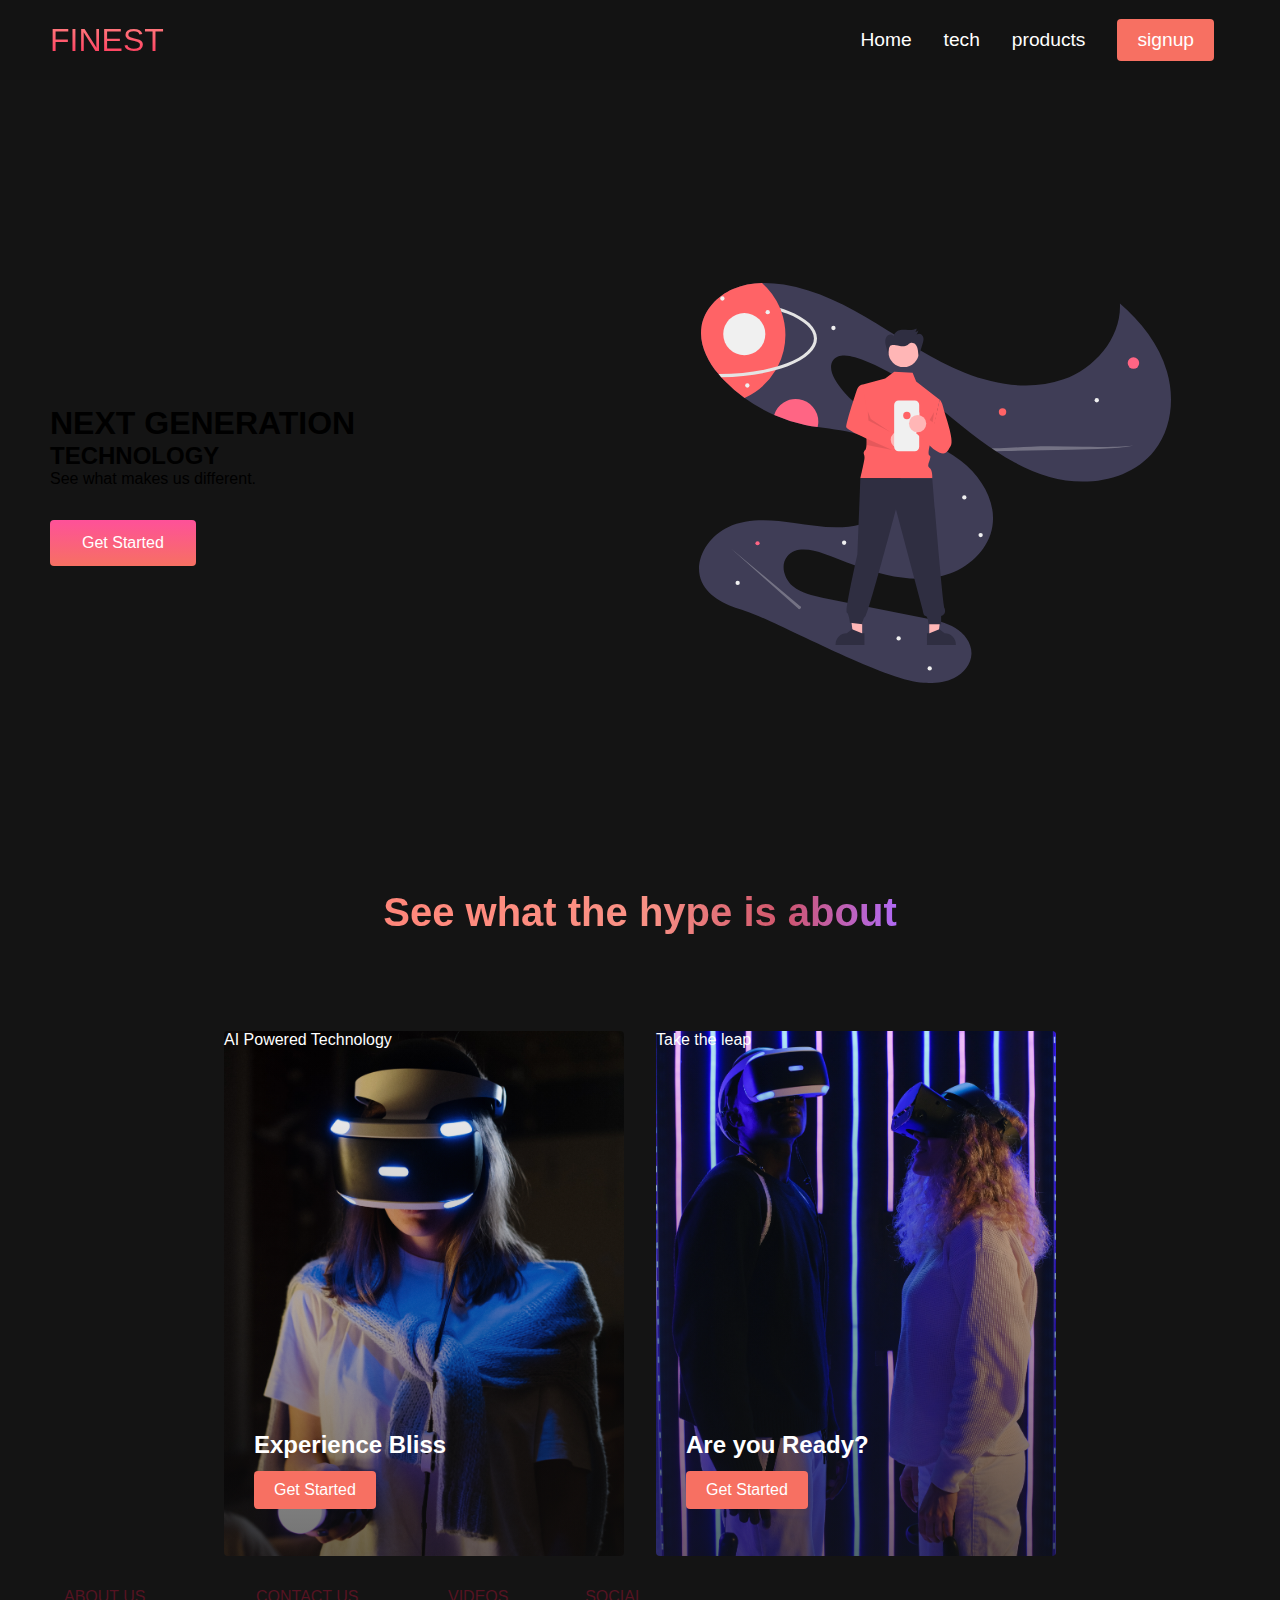
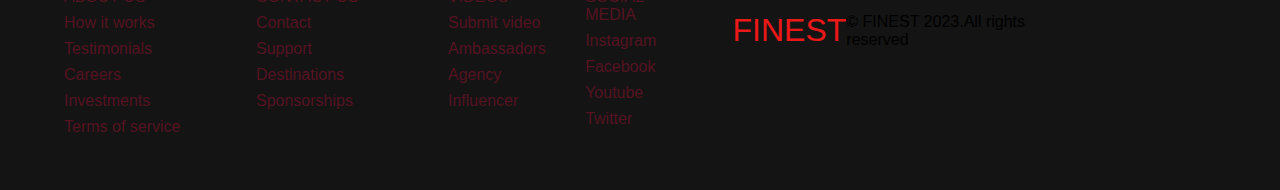
<file: index.html>
<!DOCTYPE html>
<html lang="en">
<head>
    <meta charset="UTF-8">
    <meta http-equiv="X-UA-Compatible" content="IE=edge">
    <meta name="viewport" content="width=device-width, initial-scale=1.0">
    <title>Website Design</title>
    <link rel="stylesheet" href="styles.css">
</head>
<body>
<nav class="navbar">
    <div class="navbar__container">
        <a href="/" id="navbar__logo">
            <i class="fas fa gem"></i>FINEST</a>
        <div class="navbar__toggle" id="mobile-menu">
            <span class="bar"></span>
            <span class="bar"></span>
            <span class="bar"></span>
        </div>
        <ul class="navbar__menu">
            <li class="navbar__item">
                <a href="/" class="navbar__links">
                    Home
                </a>
        </li>
        <li class="navbar__item">
            <a href="/tech.html" class="navbar__links">
                tech
            </a>
    </li>
    <li class="navbar__item">
        <a href="/products.html" class="navbar__links">
            products
        </a>
</li>
<li class="navbar__btn">
    <a href="/" class="button">
        signup
    </a>
</li>
        </ul>
    </div>
</nav>
<div class="main">
    <div class="main__container">
        <div class="maincontent">
            <h1>NEXT GENERATION</h1>
            <h2>TECHNOLOGY</h2>
            <p>See what makes us different.</p>
            <button class="main__btn"><a href="/">Get Started</a></button>
        </div>
        <div class="main__img--container">
            <img src="images/pic1.svg" alt="pic" id="main__img">
        </div>
    </div>
</div>

<div class="services">
    <h1>See what the hype is about</h1>
    <div class="services__container">
        <div class="services__card">
            <h2>Experience Bliss</h2>
            <p>AI Powered Technology</p>
            <button>Get Started</button>
        </div>
        <div class="services__card">
            <h2>Are you Ready?</h2>
            <p>Take the leap</p>
            <button>Get Started</button>
    </div>
</div>

<div class="footer">
    <div class="footer__links">
        <div class="footer__link--wrapper">
            
            <div class="footer__link--items">
                <a href="/">ABOUT US</a>
                <a href="/">How it works</a>
                <a href="/">Testimonials</a>
                <a href="/">Careers</a>
                <a href="/">Investments</a>
                <a href="/">Terms of service</a>
            </div>

            <div class="footer__link--items">
              
                <a href="/">CONTACT US</a>
                <a href="/">Contact</a>
                <a href="/">Support</a>
                <a href="/">Destinations</a>
                <a href="/">Sponsorships</a>
    </div>
</div>
<div class="footer__link--wrapper">
    <div class="footer__link--items">
     
        <a href="/">VIDEOS</a>
        <a href="/">Submit video</a>
        <a href="/">Ambassadors</a>
        <a href="/">Agency</a>
        <a href="/">Influencer</a>
    </div>

    <div class="footer__link--items">
      
        <a href="/">SOCIAL MEDIA</a>
        <a href="/">Instagram</a>
        <a href="/">Facebook</a>
        <a href="/">Youtube</a>
        <a href="/">Twitter</a>
</div>
<div class="social__media">
    <div class="social__media--wrap">
        <div class="footer__logo">
            <a href="/" id="footer__logo"><i class="fas fa-gem"></i>FINEST</a>
        </div>
        <p class="website__rights">© FINEST 2023.All rights reserved</p>
        <div class="social__icons">
            <a href="/" class="social__icon--link" target="_blank">
                <i class="fab fa-facebook"></i>
            </a>
            <a href="/" class="social__icon--link" target="_blank">
                <i class="fab fa-instagram"></i>
            </a>

            </div> <a href="/" class="social__icon--link" target="_blank">
                <i class="fab fa-twitter"></i>
            </a>
            <a href="/" class="social__icon--link" target="_blank">
                <i class="fab fa-linkedin"></i>
            </a>
            <a href="/" class="social__icon--link" target="_blank">
                <i class="fab fa-youtube"></i>
            </a>
        </div>
    </div>
</div>
</div>
<script src="app.js"></script>
</body>
</html>
</file>
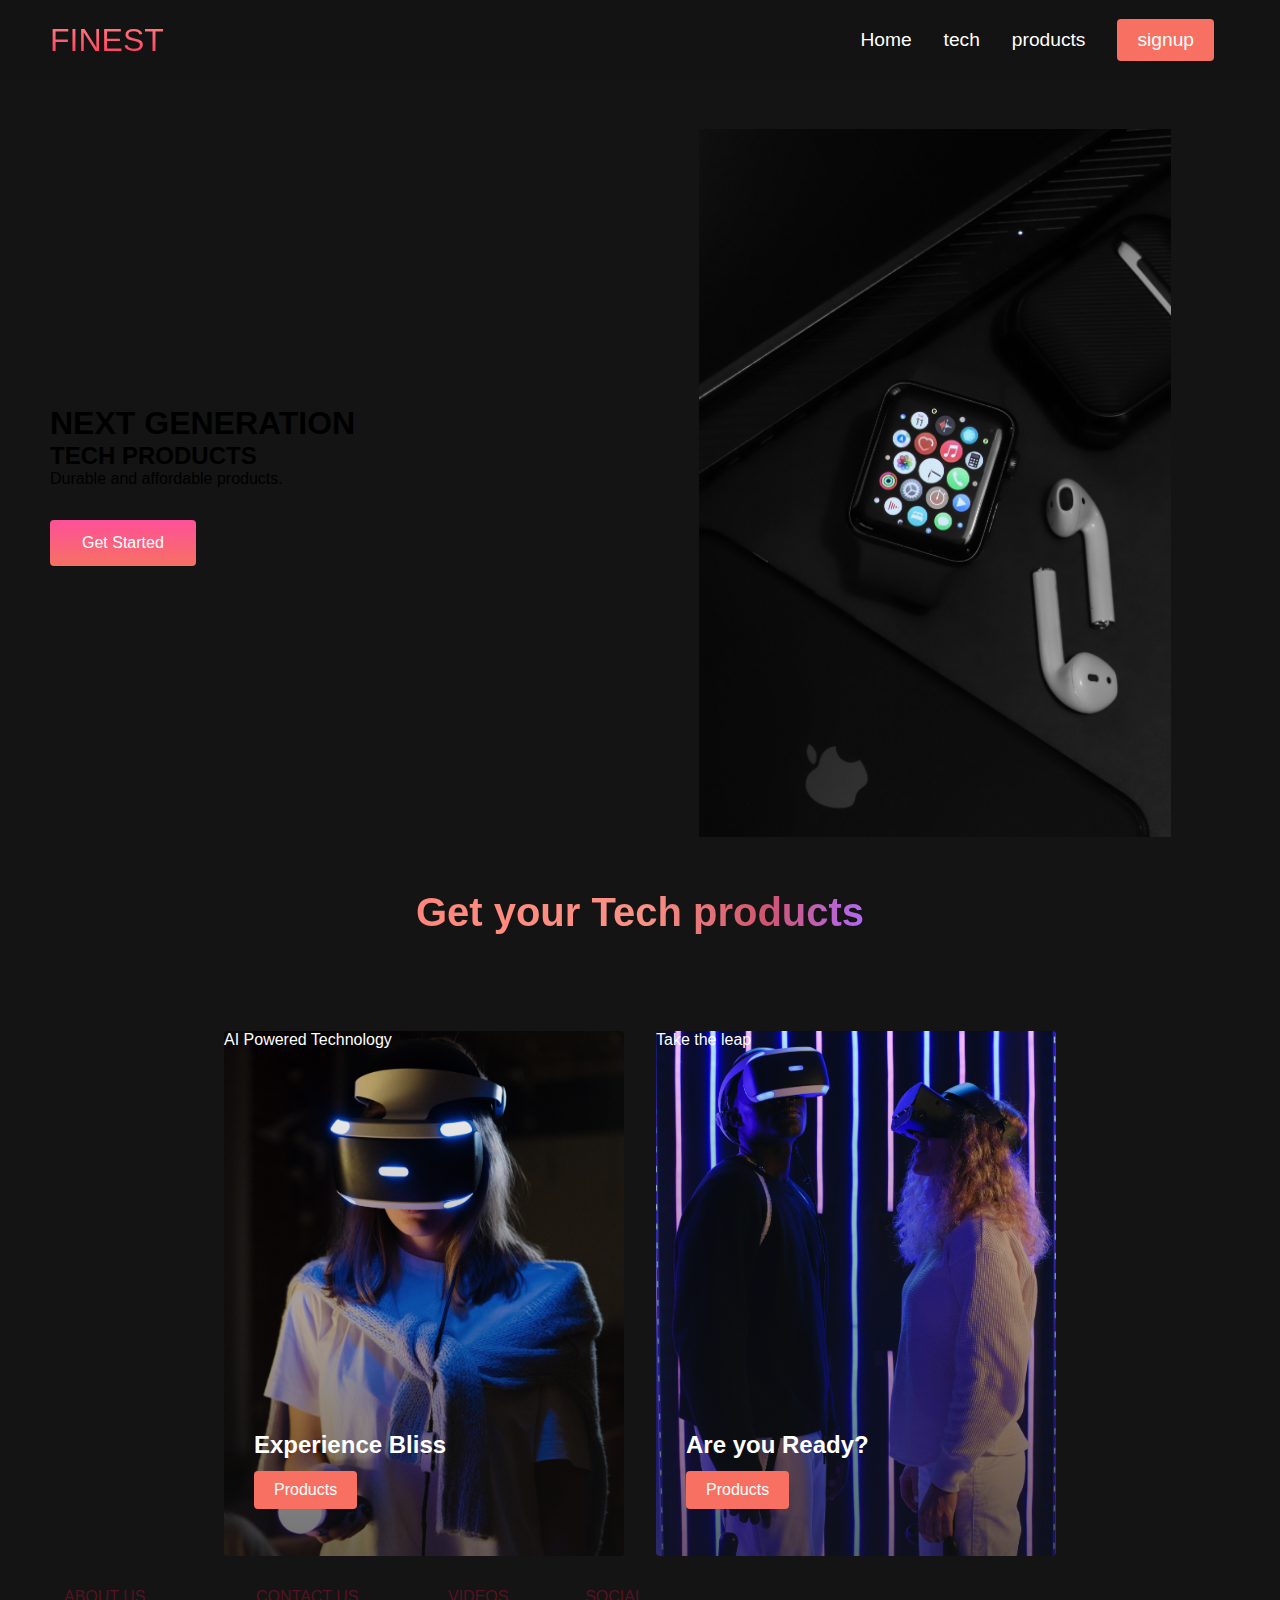
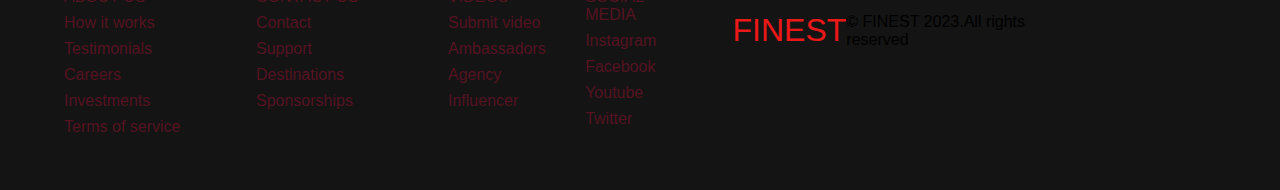
<file: products.html>
<!DOCTYPE html>
<html lang="en">
<head>
    <meta charset="UTF-8">
    <meta http-equiv="X-UA-Compatible" content="IE=edge">
    <meta name="viewport" content="width=device-width, initial-scale=1.0">
    <title>Website Design</title>
    <link rel="stylesheet" href="styles.css">
</head>
<body>
<nav class="navbar">
    <div class="navbar__container">
        <a href="/" id="navbar__logo">
            <i class="fas fa gem"></i>FINEST</a>
        <div class="navbar__toggle" id="mobile-menu">
            <span class="bar"></span>
            <span class="bar"></span>
            <span class="bar"></span>
        </div>
        <ul class="navbar__menu">
            <li class="navbar__item">
                <a href="/" class="navbar__links">
                    Home
                </a>
        </li>
        <li class="navbar__item">
            <a href="/tech.html" class="navbar__links">
                tech
            </a>
    </li>
    <li class="navbar__item">
        <a href="/products.html" class="navbar__links">
            products
        </a>
</li>
<li class="navbar__btn">
    <a href="/" class="button">
        signup
    </a>
</li>
        </ul>
    </div>
</nav>
<div class="main">
    <div class="main__container">
        <div class="maincontent">
            <h1>NEXT GENERATION</h1>
            <h2>TECH PRODUCTS</h2>
            <p>Durable and affordable products.</p>
            <button class="main__btn"><a href="/">Get Started</a></button>
        </div>
        <div class="main__img--container">
            <img src="images/pic5.jpg" alt="pic" id="main__img">
        </div>
    </div>
</div>

<div class="services">
    <h1>Get your Tech products</h1>
    <div class="services__container">
        <div class="services__card">
            <h2>Experience Bliss</h2>
            <p>AI Powered Technology</p>
            <button>Products</button>
        </div>
        <div class="services__card">
            <h2>Are you Ready?</h2>
            <p>Take the leap</p>
            <button>Products</button>
    </div>
</div>

<div class="footer">
    <div class="footer__links">
        <div class="footer__link--wrapper">
             
            <div class="footer__link--items">
                <a href="/">ABOUT US</a>
                <a href="/">How it works</a>
                <a href="/">Testimonials</a>
                <a href="/">Careers</a>
                <a href="/">Investments</a>
                <a href="/">Terms of service</a>
            </div>

            <div class="footer__link--items">
              
                <a href="/">CONTACT US</a>
                <a href="/">Contact</a>
                <a href="/">Support</a>
                <a href="/">Destinations</a>
                <a href="/">Sponsorships</a>
    </div>
</div>
<div class="footer__link--wrapper">
    <div class="footer__link--items">
     
        <a href="/">VIDEOS</a>
        <a href="/">Submit video</a>
        <a href="/">Ambassadors</a>
        <a href="/">Agency</a>
        <a href="/">Influencer</a>
    </div>

    <div class="footer__link--items">
      
        <a href="/">SOCIAL MEDIA</a>
        <a href="/">Instagram</a>
        <a href="/">Facebook</a>
        <a href="/">Youtube</a>
        <a href="/">Twitter</a>
</div>
<div class="social__media">
    <div class="social__media--wrap">
        <div class="footer__logo">
            <a href="/" id="footer__logo"><i class="fas fa-gem"></i>FINEST</a>
        </div>
        <p class="website__rights">© FINEST 2023.All rights reserved</p>
        <div class="social__icons">
            <a href="/" class="social__icon--link" target="_blank">
                <i class="fab fa-facebook"></i>
            </a>
            <a href="/" class="social__icon--link" target="_blank">
                <i class="fab fa-instagram"></i>
            </a>

            </div> <a href="/" class="social__icon--link" target="_blank">
                <i class="fab fa-twitter"></i>
            </a>
            <a href="/" class="social__icon--link" target="_blank">
                <i class="fab fa-linkedin"></i>
            </a>
            <a href="/" class="social__icon--link" target="_blank">
                <i class="fab fa-youtube"></i>
            </a>
        </div>
    </div>
</div>
</div>
<script src="app.js"></script>
</body>
</html>
</file>
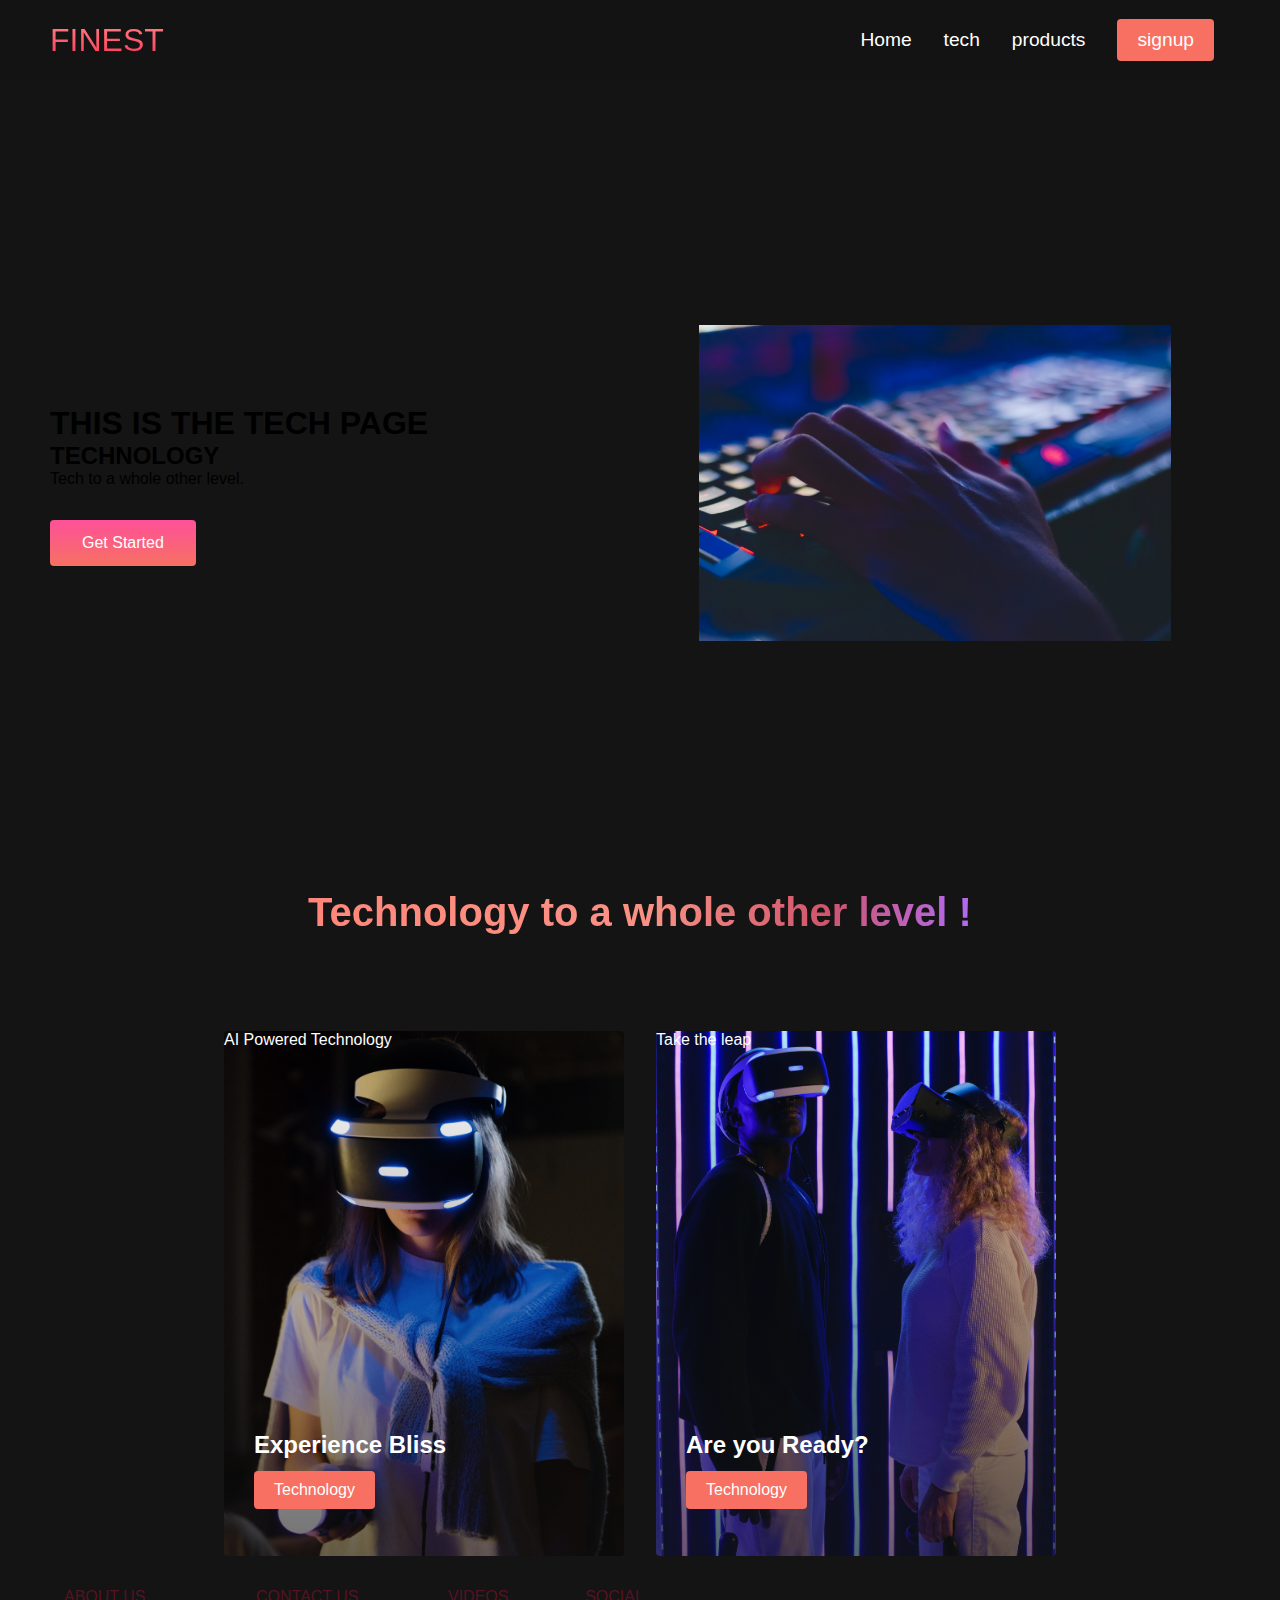
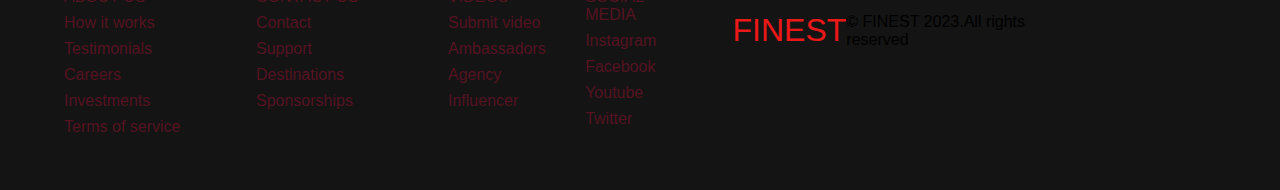
<file: tech.html>
<!DOCTYPE html>
<html lang="en">
<head>
    <meta charset="UTF-8">
    <meta http-equiv="X-UA-Compatible" content="IE=edge">
    <meta name="viewport" content="width=device-width, initial-scale=1.0">
    <title>Website Design</title>
    <link rel="stylesheet" href="styles.css">
</head>
<body>
<nav class="navbar">
    <div class="navbar__container">
        <a href="/" id="navbar__logo">
            <i class="fas fa gem"></i>FINEST</a>
        <div class="navbar__toggle" id="mobile-menu">
            <span class="bar"></span>
            <span class="bar"></span>
            <span class="bar"></span>
        </div>
        <ul class="navbar__menu">
            <li class="navbar__item">
                <a href="/" class="navbar__links">
                    Home
                </a>
        </li>
        <li class="navbar__item">
            <a href="/tech.html" class="navbar__links">
                tech
            </a>
    </li>
    <li class="navbar__item">
        <a href="/products.html" class="navbar__links">
            products
        </a>
</li>
<li class="navbar__btn">
    <a href="/" class="button">
        signup
    </a>
</li>
        </ul>
    </div>
</nav>
<div class="main">
    <div class="main__container">
        <div class="maincontent">
            <h1>THIS IS THE TECH PAGE</h1>
            <h2>TECHNOLOGY</h2>
            <p>Tech to a whole other level.</p>
            <button class="main__btn"><a href="/">Get Started</a></button>
        </div>
        <div class="main__img--container">
            <img src="images/pic2.jpg" alt="pic" id="main__img">
        </div>
    </div>
</div>

<div class="services">
    <h1>Technology to a whole other level !</h1>
    <div class="services__container">
        <div class="services__card">
            <h2>Experience Bliss</h2>
            <p>AI Powered Technology</p>
            <button>Technology</button>
        </div>
        <div class="services__card">
            <h2>Are you Ready?</h2>
            <p>Take the leap</p>
            <button>Technology</button>
    </div>
</div>

<div class="footer">
    <div class="footer__links">
        <div class="footer__link--wrapper">
            
            <div class="footer__link--items">
                <a href="/">ABOUT US</a>
                <a href="/">How it works</a>
                <a href="/">Testimonials</a>
                <a href="/">Careers</a>
                <a href="/">Investments</a>
                <a href="/">Terms of service</a>
            </div>

            <div class="footer__link--items">
              
                <a href="/">CONTACT US</a>
                <a href="/">Contact</a>
                <a href="/">Support</a>
                <a href="/">Destinations</a>
                <a href="/">Sponsorships</a>
    </div>
</div>
<div class="footer__link--wrapper">
    <div class="footer__link--items">
     
        <a href="/">VIDEOS</a>
        <a href="/">Submit video</a>
        <a href="/">Ambassadors</a>
        <a href="/">Agency</a>
        <a href="/">Influencer</a>
    </div>

    <div class="footer__link--items">
      
        <a href="/">SOCIAL MEDIA</a>
        <a href="/">Instagram</a>
        <a href="/">Facebook</a>
        <a href="/">Youtube</a>
        <a href="/">Twitter</a>
</div>
<div class="social__media">
    <div class="social__media--wrap">
        <div class="footer__logo">
            <a href="/" id="footer__logo"><i class="fas fa-gem"></i>FINEST</a>
        </div>
        <p class="website__rights">© FINEST 2023.All rights reserved</p>
        <div class="social__icons">
            <a href="/" class="social__icon--link" target="_blank">
                <i class="fab fa-facebook"></i>
            </a>
            <a href="/" class="social__icon--link" target="_blank">
                <i class="fab fa-indtagram"></i>
            </a>

            </div> <a href="/" class="social__icon--link" target="_blank">
                <i class="fab fa-twitter"></i>
            </a>
            <a href="/" class="social__icon--link" target="_blank">
                <i class="fab fa-linkedin"></i>
            </a>
            <a href="/" class="social__icon--link" target="_blank">
                <i class="fab fa-youtube"></i>
            </a>
        </div>
    </div>
</div>
</div>
<script src="app.js"></script>
</body>
</html>
</file>
<file: styles.css>
* {
    box-sizing: border-box;
    margin: 0;
    padding: 0;
    font-family: 'kumbh Sans', sans-serif;

}


.navbar {
    background: #131313;
    height: 80px;
    display: flex;
    justify-content: center;
    align-items: center;
    font-size: 1.2rem;
    position: sticky;
    top: 0;
    z-index: 999;

}

.navbar__container {
    display: flex;
    justify-content: space-between;
    height: 80px;
    z-index: 1;
    width: 100%;
    max-width: 1300px;
    margin: 0 auto;
    padding: 0 50px;
}

#navbar__logo {
    background-color: #ff8177;
    background-image: linear-gradient(to top, #ff0844 0%, #ffb199 100%);
    background-size: 100%;
    -webkit-background-clip: text;
    -moz-background-clip: text;
    -webkit-text-fill-color: transparent;
    -moz-text-fill-color: transparent;
    display: flex;
    align-items: center;
    cursor: pointer;
    text-decoration: none;
    font-size: 2rem;
}

.fa-gem {
    margin-right: 0.5 rem;
}

.navbar__menu {
    display: flex;
    align-items: center;
    list-style: none;
    text-align: center;
}

.navbar__item {
    height: 80px;
}

.navbar__links {
    color: #fff;
    display: flex;
    align-items: center;
    justify-content: center;
    text-decoration: none;
    padding: 0 1rem;
    height: 100%;
}

.navbar__btn {
    display: flex;
    justify-content: center;
    align-items: center;
    padding: 0 1rem;
    width: 100%;
}

.button {
    display: flex;
    justify-content: center;
    align-items: center;
    text-decoration: none;
    padding: 10px 20px;
    height: 100%;
    width: 100%;
    border: none;
    outline: none;
    border-radius: 4px;
    background: #f77062;
    color: #fff;
}

.button:hover {
    background: #4837ff;
    transition: all 0.3s ease;
}

.navbar__links:hover {
    color: #f77062;
    transition: all 0.3s ease;
}

@media screen and (max-width: 960px) {
    .navbar__container {
        display: flex;
        justify-content: space-between;
        height: 80px;
        z-index: 1;
        width: 100%;
        max-width: 1300px;
        padding: 0;
    }

    .navbar__menu {
        display: grid;
        grid-template-columns: auto;
        margin: 0;
        width: 100%;
        position: absolute;
        top: -1000px;
        opacity: 0;
        transition: all 0.5s ease;
        height: 50vh;
        z-index: -1;
        background: #131313;
    }

    .navbar__menu.active {
        background: #131313;
        top: 100%;
        opacity: 1;
        transition: all 0.5s ease;
        z-index: 99;
        height: 50vh;
        font-size: 1.6 rem;
    }

    .navbar__toggle .bar {
        width: 25px;
        height: 3px;
        margin: 5px auto;
        transition: all 0.3s ease-in-out;
        background: #fff;
    }

    .navbar__item {
        width: 100%;
    }

    .navbar__links {
        text-align: center;
        padding: 2rem;
        width: 100%;
        display: table;
    }

    #mobile-menu {
        position: absolute;
        top: 20%;
        right: 5%;
        transform: translate(5%, 20%);
    }

    .navbar__btn {
        padding-bottom: 2rem;
    }

    .button {
        display: flex;
        justify-content: center;
        align-items: center;
        width: 80%;
        height: 80px;
        margin: 0;
    }

    .navbar__toggle.bar {
        display: block;
        cursor: pointer;
    }

    #mobile-menu.is-active.bar:nth-child(2) {
        opacity: 0;
    }

    #mobile-menu.is-active.bar:nth-child(1) {
        transform: translateY(8px) rotate(45deg);
    }    

    #mobile-menu.is-active.bar:nth-child(3) {
        transform: translateY(-8px) rotate(-45deg);
}
}


/* Hero Section CSS */
.main {
    background-color: #141414;
}


.main__container {
    display: grid;
    grid-template-columns: 1fr 1fr;
    align-items: center;
    justify-self: center;
    margin: 0 auto;
    height: 90vh;
    background-color: #141414;
    z-index: 1;
    width: 100%;
    max-width: 1300px;
    padding: 0 50px;
}

.main__content h1 {
    font-size: 4rem;
    background-color: #ffffff;
    background-image: linear-gradient(to top, #ffffff 0%, #ffffff 100%);
    background-size: 100%;
    -webkit-background-clip: text;
    -moz-background-clip: text;
    -webkit-text-fill-color: transparent;
    -moz-text-fill-color: transparent;
}

.main__content h2 {
    font-size: 4rem;
    background-color: #ff8177;
    background-image: linear-gradient(to top, #b721ff 0%, #21d4fd 100%);
    background-size: 100%;
    -webkit-background-clip: text;
    -moz-background-clip: text;
    -webkit-text-fill-color: transparent;
    -moz-text-fill-color: transparent;
}

.main__content p {
    margin-top: 1rem;
    font-size: 2rem;
    font-weight: 700;
}

.main__btn {
    font-size: 1rem;
    background-image: linear-gradient(to top, #f77062 0%, #fe5199 100%);
    padding: 14px 32px;
    border: none;
    border-radius: 4px;
    color: #fff;
    margin-top: 2rem;
    cursor: pointer;
    position: relative;
    transition: all 0.35s;
    outline: none;
}

.main__btn a {
    position: relative;
    z-index: 2;
    color: #fff;
    text-decoration: none;
}

.main__btn:after {
    position: absolute;
    content: '';
    top: 0;
    left: 0;
    width: 0;
    height: 100%;
    background: #4837ff;
    transition: all 0.35s;
    border-radius: 4px;
}

.main__btn:hover {
    color: #fff;
}

.main__btn:hover:after {
    width: 100%;
}

.main__img--container {
    text-align: center;
}

#main__img {
    height: 80%;
    width: 80%;
}

/* Mobile Responsive */
@media screen and (max-width: 768px) {
    .main__container {
        display: grid;
        grid-template-columns: auto;
        align-items: center;
        justify-self: center;
        width: 100%;
        margin: 0 auto;
        height: 90vh;
    }

    .main__content {
        text-align: center;
        margin-bottom: 4rem;
    }

    .main__content h1 {
        font-size: 2.5rem;
        margin-top: 2rem;
    }

    .main__content h2 {
        font-size: 3rem;
    }

    .main__content p {
        margin-top: 1rem;
        font-size: 1.5rem;
    }
}

@media screen and (max-width: 480px) {
    .main__content h1 {
        font-size: 2rem;
        margin-top: 3rem;
    }

    .main__content h2 {
        font-size: 2rem;
    }

    .main__content p {
        margin-top: 2rem;
        font-size: 1.5rem;
    }

    .main__btn {
        padding: 12px 36px;
        margin: 2.5rem 0;
    }
}

/* Services Section CSS */
.services {
    background: #141414;
    display: flex;
    flex-direction: column;
    align-items: center;
    height: 100vh;
}

.services h1 {
    background-color: #ff8177;
    background-image: linear-gradient(to right, #ff8177 0%, #ff867a 0%,
    #ff8c7f 21%, #f99185 52%, #cf556c 78%, #b16af5 100%);
    background-size: 100%;
    margin-bottom: 5rem;
    font-size: 2.5rem;
    -webkit-background-clip: text;
    -moz-background-clip: text;
    -webkit-text-fill-color: transparent;
    -moz-text-fill-color: transparent;
}

.services__container {
    display: flex;
    justify-content: center;
    flex-wrap: wrap;
}

.services__card {
    margin: 1rem;
    height: 525px;
    width: 400px;
    border-radius: 4px;
    background-image: linear-gradient(to bottom, rgba(0,0,0,0) 0%, rgba(17,17,17,0.6) 100%), url('/images/pic3.jpg');
    background-size: cover;
    position: relative;
    color: #fff;
}

.services__card:nth-child(2) {

   background-image: linear-gradient(to bottom, rgba(0,0,0,0) 0%, rgba(17,17,17,0.6) 100%), url('/images/pic4.jpg');
}

.services h2 {
    position: absolute;
    top: 400px;
    left: 30px;
}

.services__card button {
    color: #fff;
    padding: 10px 20px;
    border: none;
    outline: none;
    border-radius: 4px;
    background: #f77062;
    position: absolute;
    top: 440px;
    left: 30px;
    font-size: 1rem;
    cursor: pointer;
}

.services__card:hover {
    transform: scale(1.075);
    transition: 0.2s ease-in;
    cursor: pointer;
}

@media screen and (max-width: 960px) {
    .services {
        height: 1600px;
    }

    .services h1 {
        font-size: 2rem;
        margin-top: 12rem;
    }
}

@media screen and (max-width: 480px) {
    .services {
        height: 1400px;
    }

    .services h1 {
        font-size: 1.2rem;
    }

    .services__card {
        width: 300px;
    }
}

/* Footer CSS */
.footer__container {
    background-color: #141414;
    padding: 5rem 0;
    display: flex;
    flex-direction: column;
    justify-content: center;
    align-items: center;
}

#footer__logo {
    color: #ec1818;
    display: flex;
    align-items: center;
    cursor: pointer;
    text-decoration: none;
    font-size: 2rem;
}

.footer__links {
    width: 100%;
    max-width: 1000px;
    display: flex;
    justify-content: center;
}

.footer__link--wrapper {
    display: flex;
}

.footer__link--items {
    display: flex;
    flex-direction: column;
    align-items: flex-start;
    margin: 16px;
    text-align: left;
    width: 160px;
    box-sizing: border--box;
}

.footer__link--items h2 {
    margin-bottom: 60px;
}

.footer__link--items > h2 {
    color: #230fda;
}

.footer__link--items a {
    color: #551322;
    text-decoration: none;
    margin-bottom: 0.5rem;
}

.footer__link--items a:hover {
    color: #1eff00;
    transition: 0.3s ease-out;
}

/* Social Icons */
.social__icon--link {
    color: #000000;
    font-size: 24px;
}

.social__media {
    max-width: 1000px;
    width: 100%;
}

.social__media--wrap {
    display: flex;
    justify-content: space-between;
    align-items: center;
    width: 90%;
    max-width: 1000px;
    margin: 40px auto 0 auto;
}

.social__icons {
    display: flex;
    justify-content: space-between;
    align-items: center;
    width: 240px;
}

.social__logo {
    color: #d9ff04;
    justify-self: flex-start;
    margin-left: 20px;
    cursor: pointer;
    text-decoration: none;
    font-size: 2rem;
    display: flex;
    align-items: center;
    margin-bottom: 16px;
}

.website__rights {
    color: #000000;
}

@media screen and (max-width: 820px) {
    .footer__links {
        padding-top: 2rem;
    }

    #footer__logo {
        margin-bottom: 2rem;
    }

    .website__rights {
        margin-bottom: 2rem;
    }

    .footer__link--wrapper {
        flex-direction: column;
    }

    .social__media--wrap {
        flex-direction: column;
    }
}

@media screen and (max-width: 480px) {
    .footer__link--items {
        margin: 0;
        padding: 10px;
        width: 100%;
    }
}
</file>
